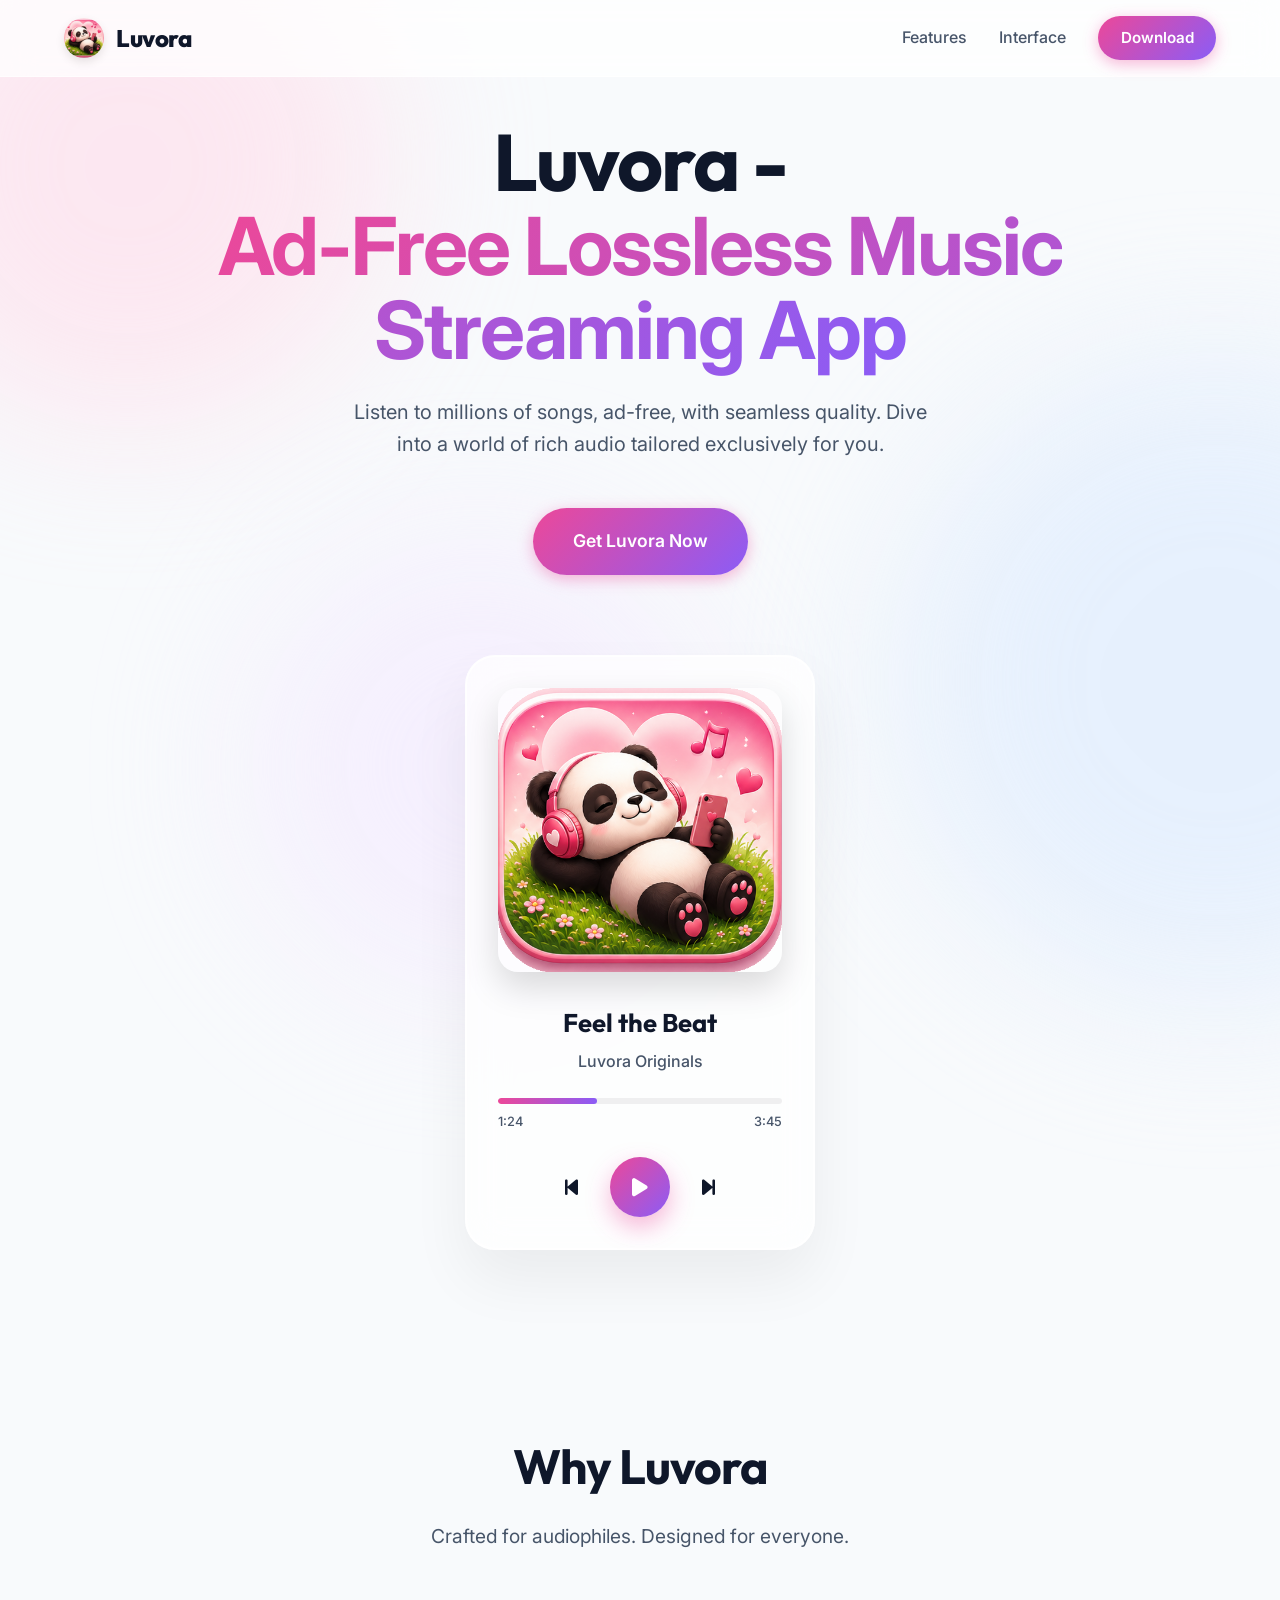
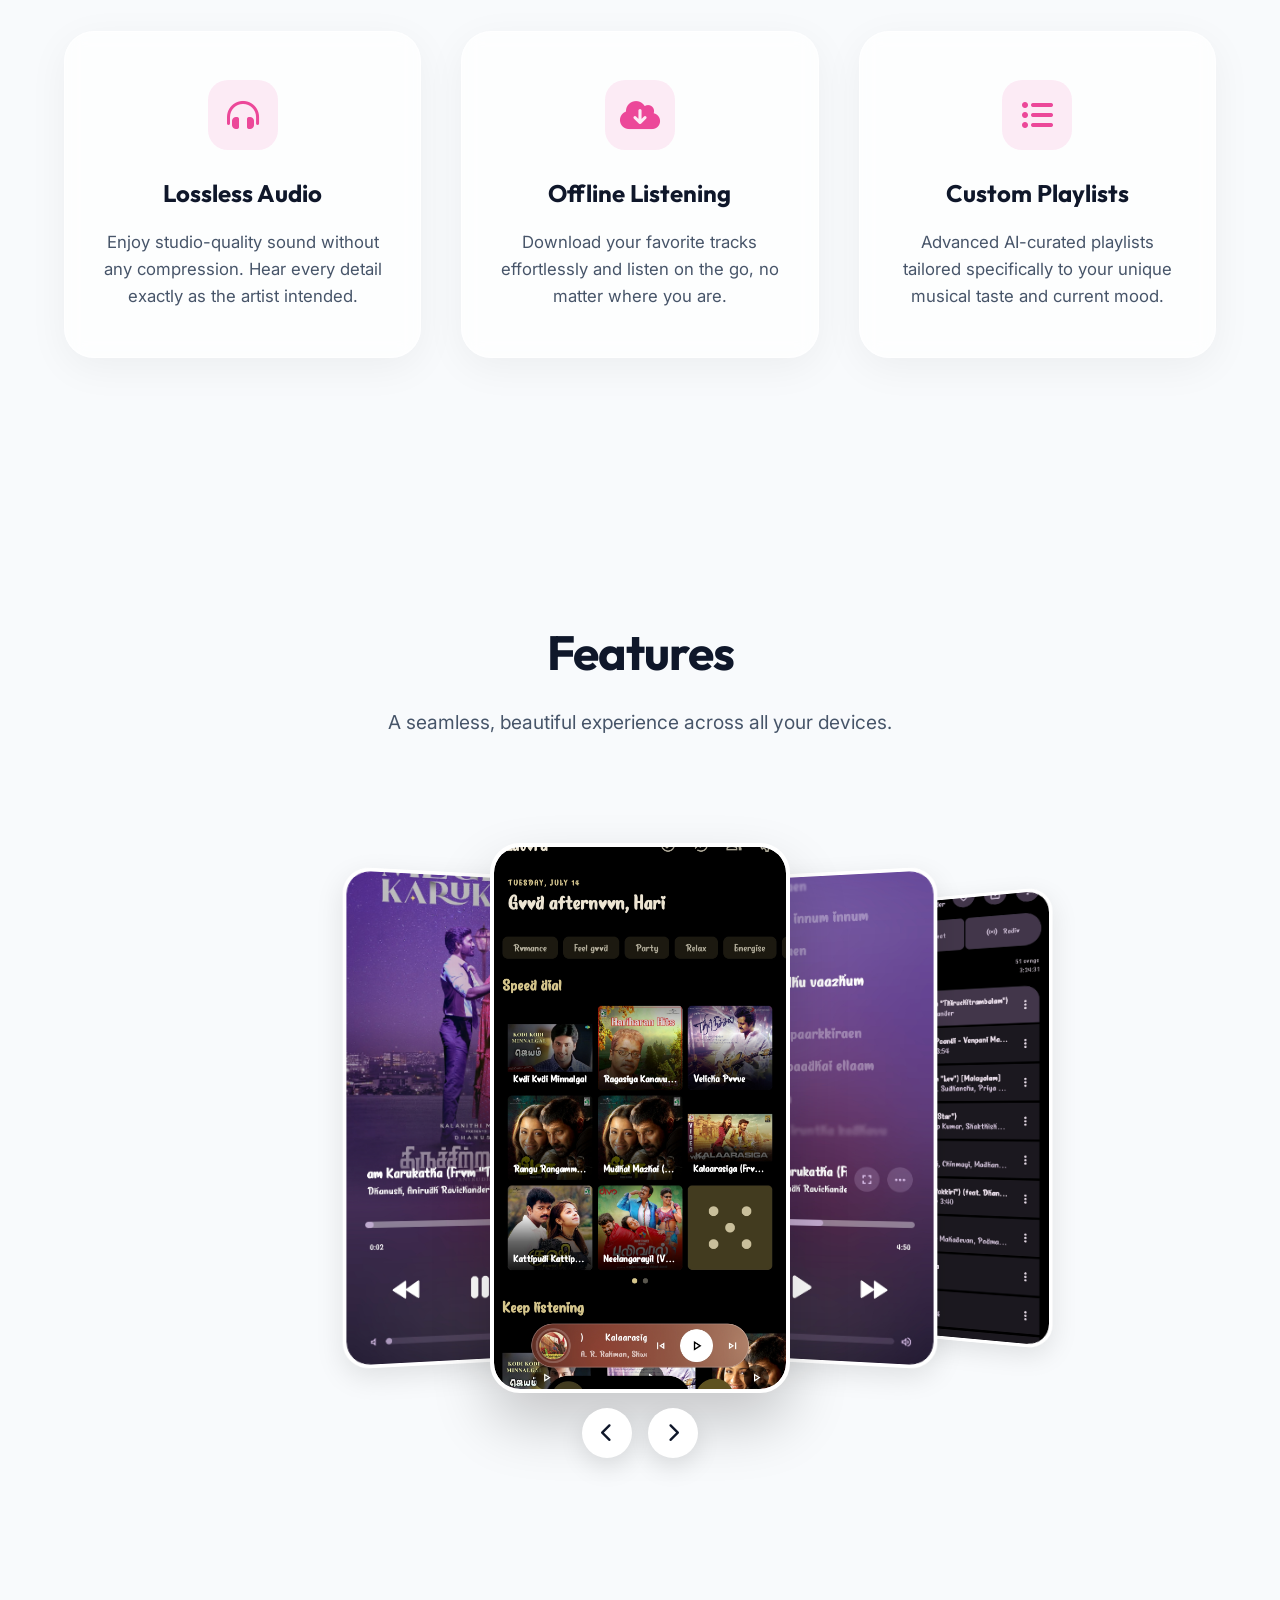
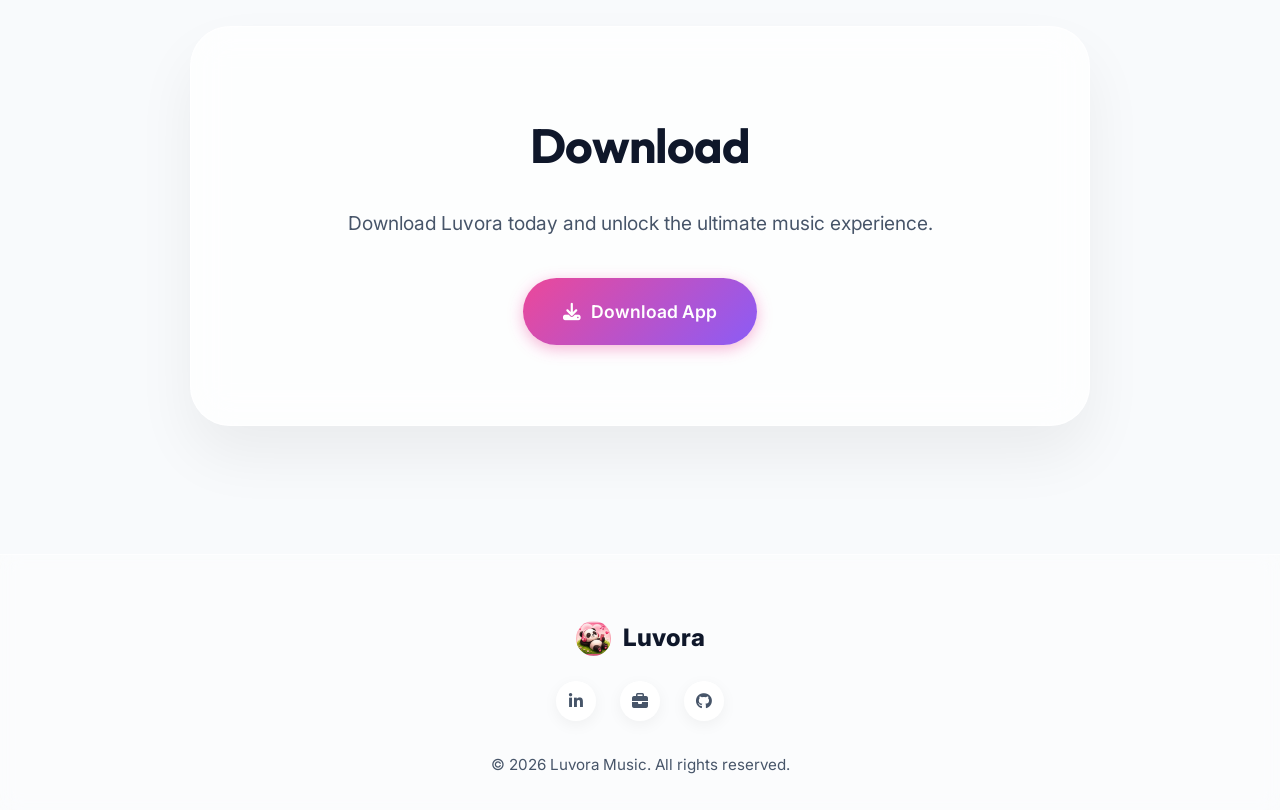
<file: index.html>
<!DOCTYPE html>
<html lang="en">

<head>
    <meta charset="UTF-8">
    <meta name="viewport" content="width=device-width, initial-scale=1.0">
    <title>Luvora - Ad-Free Lossless Music Streaming App</title>
    <meta name="description"
        content="Listen to millions of songs without ads. Luvora delivers a high-quality, lossless music experience with beautiful UI and lightning-fast performance.">
    <meta name="keywords"
        content="Luvora, Luvora Music, Ad-Free Music App, Lossless Music App, Spotify Alternative, Android Music Player, Music Streaming, Offline Music Player, Free Music Streaming, Best ad free music app, Spotify alternative without ads, Lossless music streaming app, Music app for Android, Hari karthick, Harish, Full stack developer, Free high quality music player">
    <meta name="author" content="Hari Karthick">
    <meta name="robots" content="index,follow">

    <!-- Open Graph (Social Sharing) -->
    <meta property="og:type" content="website">
    <meta property="og:title" content="Luvora - Ad-Free Music Streaming">
    <meta property="og:description" content="Experience lossless music without annoying ads.">
    <meta property="og:image" content="https://luvoraweb.netlify.app/preview.png">
    <meta property="og:url" content="https://luvoraweb.netlify.app/">
    <meta property="og:site_name" content="Luvora">

    <!-- Twitter Card -->
    <meta name="twitter:card" content="summary_large_image">
    <meta name="twitter:title" content="Luvora Music">
    <meta name="twitter:description" content="Ad-Free Lossless Music Streaming">
    <meta name="twitter:image" content="https://luvoraweb.netlify.app/preview.png">

    <!-- Favicons -->
    <link rel="icon" href="/favicon.ico">
    <link rel="icon" href="/logo.png">

    <!-- Canonical URL -->
    <link rel="canonical" href="https://luvoraweb.netlify.app/">

    <!-- Preload fonts & Styles -->
    <link rel="preconnect" href="https://fonts.googleapis.com">
    <link rel="preconnect" href="https://fonts.gstatic.com" crossorigin>
    <link rel="preload"
        href="https://fonts.googleapis.com/css2?family=Inter:wght@300;400;500;600;700;800&family=Outfit:wght@300;400;600;800&display=swap"
        as="style">
    <link
        href="https://fonts.googleapis.com/css2?family=Inter:wght@300;400;500;600;700;800&family=Outfit:wght@300;400;600;800&display=swap"
        rel="stylesheet">

    <link rel="preload" href="style.css" as="style">
    <link rel="stylesheet" href="style.css">

    <!-- Font Awesome -->
    <link rel="preload" href="https://cdnjs.cloudflare.com/ajax/libs/font-awesome/6.4.0/css/all.min.css" as="style">
    <link rel="stylesheet" href="https://cdnjs.cloudflare.com/ajax/libs/font-awesome/6.4.0/css/all.min.css">

    <!-- Google Analytics 4 (Placeholder) -->
    <!-- Google tag (gtag.js) -->
    <script async src="https://www.googletagmanager.com/gtag/js?id=YOUR-GA4-MEASUREMENT-ID"></script>
    <script>
        window.dataLayer = window.dataLayer || [];
        function gtag() { dataLayer.push(arguments); }
        gtag('js', new Date());
        gtag('config', 'G-7S0M0BG5Q7https://github.com/harikarthick12/luvoraweb.git');
    </script>

    <!-- Structured Data (Schema) -->
    <script type="application/ld+json">
    {
      "@context":"https://schema.org",
      "@type":"SoftwareApplication",
      "name":"Luvora",
      "applicationCategory":"MusicApplication",
      "operatingSystem":"Android",
      "description":"Ad-Free Lossless Music Streaming Application",
      "url":"https://luvoraweb.netlify.app",
      "offers":{
        "@type":"Offer",
        "price":"0",
        "priceCurrency":"USD"
      }
    }
    </script>
    <meta name="google-site-verification" content="2tkhgrtnxnfCPQ8ZUpFUUVvcQyy9BUqDqyMtqvV1n0g" />
</head>

<body>
    <!-- Mesh Gradient Background -->
    <div class="mesh-bg"></div>
    <div class="mesh-blob blob-1"></div>
    <div class="mesh-blob blob-2"></div>
    <div class="mesh-blob blob-3"></div>

    <!-- Navigation -->
    <nav class="navbar reveal">
        <div class="logo-container">
            <img src="logo.png" alt="Luvora Ad-Free Music Streaming Logo" class="nav-logo">
            <span class="nav-brand">Luvora</span>
        </div>
        <div class="nav-links">
            <a href="#features" class="nav-item">Features</a>
            <a href="#screenshots" class="nav-item">Interface</a>
            <a href="#download" class="btn-primary-small shimmer-btn">Download</a>
        </div>
    </nav>

    <!-- Hero Section -->
    <header class="hero" id="home">
        <div class="hero-content reveal-up">

            <h1 class="hero-title">Luvora - <br><span class="gradient-text">Ad-Free Lossless Music Streaming App</span>
            </h1>
            <p class="hero-subtitle">Listen to millions of songs, ad-free, with seamless quality. Dive into a world of
                rich audio tailored exclusively for you.</p>
            <div class="hero-buttons">
                <a href="#download" class="btn-primary shimmer-btn">Get Luvora Now</a>
            </div>
        </div>

        <div class="hero-visual reveal-up delay-1">
            <div class="glass-card main-player-card floating">
                <div class="player-top">
                    <img src="logo.png" alt="Luvora Lossless Music Streaming App Player" class="player-cover">
                </div>
                <div class="player-info">
                    <h3 class="track-title">Feel the Beat</h3>
                    <p class="track-artist">Luvora Originals</p>
                </div>
                <div class="player-progress">
                    <div class="progress-bar">
                        <div class="progress-fill"></div>
                    </div>
                    <div class="progress-time"><span>1:24</span><span>3:45</span></div>
                </div>
                <div class="player-controls">
                    <i class="fas fa-backward-step"></i>
                    <div class="play-btn-circle"><i class="fas fa-play"></i></div>
                    <i class="fas fa-forward-step"></i>
                </div>
            </div>
        </div>
    </header>

    <!-- Features Section -->
    <section class="features" id="features">
        <div class="section-header reveal-up">
            <h2 class="section-title">Why Luvora</h2>
            <p class="section-subtitle">Crafted for audiophiles. Designed for everyone.</p>
        </div>
        <div class="feature-grid">
            <div class="feature-card reveal-up delay-1 hover-glow">
                <div class="card-icon-wrapper"><i class="fas fa-headphones-simple feature-icon"></i></div>
                <h3>Lossless Audio</h3>
                <p>Enjoy studio-quality sound without any compression. Hear every detail exactly as the artist intended.
                </p>
            </div>
            <div class="feature-card reveal-up delay-2 hover-glow">
                <div class="card-icon-wrapper"><i class="fas fa-cloud-arrow-down feature-icon"></i></div>
                <h3>Offline Listening</h3>
                <p>Download your favorite tracks effortlessly and listen on the go, no matter where you are.</p>
            </div>
            <div class="feature-card reveal-up delay-3 hover-glow">
                <div class="card-icon-wrapper"><i class="fas fa-list-ul feature-icon"></i></div>
                <h3>Custom Playlists</h3>
                <p>Advanced AI-curated playlists tailored specifically to your unique musical taste and current mood.
                </p>
            </div>
        </div>
    </section>

    <!-- Screenshots Carousel (3D Floating Stack) -->
    <section class="screenshots" id="screenshots">
        <div class="section-header reveal-up">
            <h2 class="section-title">Features</h2>
            <p class="section-subtitle">A seamless, beautiful experience across all your devices.</p>
        </div>
        <div class="carousel-container reveal-up delay-1">
            <div class="carousel-track" id="carouselTrack">
                <div class="carousel-item">
                    <img src="screenshot1.jpg" alt="Luvora Ad-Free Music App Home Screen" class="screenshot-img"
                        loading="lazy">
                </div>
                <div class="carousel-item">
                    <img src="screenshot2.jpg" alt="Luvora Music Player Interface" class="screenshot-img"
                        loading="lazy">
                </div>
                <div class="carousel-item">
                    <img src="screenshot3.jpg" alt="Luvora Custom Playlists and Offline Music" class="screenshot-img"
                        loading="lazy">
                </div>
                <div class="carousel-item">
                    <img src="screenshot4.jpg" alt="Luvora High Quality Audio Settings" class="screenshot-img"
                        loading="lazy">
                </div>
            </div>
            <div class="carousel-controls">
                <button id="prevBtn" class="carousel-btn"><i class="fas fa-chevron-left"></i></button>
                <button id="nextBtn" class="carousel-btn"><i class="fas fa-chevron-right"></i></button>
            </div>
        </div>
    </section>

    <!-- Download Section -->
    <section class="download-section reveal-up" id="download">
        <div class="download-box">
            <h2>Download</h2>
            <p>Download Luvora today and unlock the ultimate music experience.</p>
            <div class="download-buttons">
                <a href="#" id="direct-download-btn"
                    class="btn-primary btn-large shimmer-btn">
                    <i class="fas fa-download"></i> Download App
                </a>
            </div>
        </div>
    </section>

    <!-- Footer -->
    <footer class="footer reveal">
        <div class="footer-content">
            <div class="footer-logo">
                <img src="logo.png" alt="Luvora Logo">
                <span>Luvora</span>
            </div>
            <div class="social-links">
                <a href="https://www.linkedin.com/in/harikarthick12/" target="_blank" title="LinkedIn"><i
                        class="fab fa-linkedin-in"></i></a>
                <a href="https://harikarthickssportfolio.netlify.app/" target="_blank" title="Portfolio"><i
                        class="fas fa-briefcase"></i></a>
                <a href="https://github.com/harikarthick12" target="_blank" title="GitHub"><i
                        class="fab fa-github"></i></a>
            </div>
        </div>
        <p class="copyright">&copy; 2026 Luvora Music. All rights reserved.</p>
    </footer>

    <script src="script.js"></script>
</body>

</html>
</file>
<file: style.css>
:root {
    --bg-main: #f8fafc;
    --bg-secondary: #ffffff;
    --primary: #ec4899;
    --primary-hover: #db2777;
    --primary-light: rgba(236, 72, 153, 0.1);
    --text-main: #0f172a;
    --text-muted: #475569;
    --glass-bg: rgba(255, 255, 255, 0.75);
    --glass-border: rgba(255, 255, 255, 0.6);
    --glass-shadow: 0 10px 40px rgba(0, 0, 0, 0.05);
    
    --blob-1: #ffdbe9;
    --blob-2: #dbeafe;
    --blob-3: #f3e8ff;
}

* {
    margin: 0;
    padding: 0;
    box-sizing: border-box;
    font-family: 'Inter', sans-serif;
}

body {
    background-color: var(--bg-main);
    color: var(--text-main);
    line-height: 1.6;
    overflow-x: hidden;
    position: relative;
}

h1, h2, h3, .nav-brand, .track-title {
    font-family: 'Outfit', sans-serif;
}

/* Mesh Gradient Background */
.mesh-bg {
    position: fixed;
    top: 0; left: 0; width: 100vw; height: 100vh;
    z-index: -2;
    background: var(--bg-main);
}

.mesh-blob {
    position: fixed;
    border-radius: 50%;
    filter: blur(80px);
    z-index: -1;
    opacity: 0.6;
    animation: floatBlob 20s infinite alternate ease-in-out;
}

.blob-1 { width: 40vw; height: 40vw; background: var(--blob-1); top: -10%; left: -10%; }
.blob-2 { width: 50vw; height: 50vw; background: var(--blob-2); top: 40%; right: -20%; animation-delay: -5s; }
.blob-3 { width: 35vw; height: 35vw; background: var(--blob-3); bottom: -10%; left: 20%; animation-delay: -10s; }

@keyframes floatBlob {
    0% { transform: translate(0, 0) scale(1); }
    33% { transform: translate(5vw, 10vh) scale(1.1); }
    66% { transform: translate(-5vw, 5vh) scale(0.9); }
    100% { transform: translate(2vw, -5vh) scale(1.05); }
}

/* Scrollbar */
::-webkit-scrollbar { width: 10px; }
::-webkit-scrollbar-track { background: transparent; }
::-webkit-scrollbar-thumb { background: rgba(15, 23, 42, 0.2); border-radius: 10px; }

a { text-decoration: none; color: inherit; transition: all 0.3s ease; }

/* Navbar */
.navbar {
    position: fixed;
    top: 0; width: 100%;
    display: flex;
    justify-content: space-between;
    align-items: center;
    padding: 1rem 5%;
    background: var(--glass-bg);
    backdrop-filter: blur(16px);
    -webkit-backdrop-filter: blur(16px);
    z-index: 1000;
    border-bottom: 1px solid var(--glass-border);
    transition: transform 0.3s ease;
}

.logo-container { display: flex; align-items: center; gap: 12px; }
.nav-logo { width: 40px; height: 40px; border-radius: 50%; object-fit: cover; box-shadow: 0 4px 10px rgba(0,0,0,0.1); }
.nav-brand { font-size: 1.5rem; font-weight: 800; color: var(--text-main); letter-spacing: -0.5px; }

.nav-links { display: flex; align-items: center; gap: 2rem; font-weight: 500; }
.nav-item { position: relative; color: var(--text-muted); }
.nav-item:hover { color: var(--text-main); }
.nav-item::after {
    content: ''; position: absolute; width: 0; height: 2px; bottom: -4px; left: 0;
    background-color: var(--primary); transition: width 0.3s;
}
.nav-item:hover::after { width: 100%; }

/* Buttons & Shimmer Effect */
.shimmer-btn {
    position: relative;
    overflow: hidden;
}
.shimmer-btn::before {
    content: ''; position: absolute; top: 0; left: -100%; width: 50%; height: 100%;
    background: linear-gradient(to right, transparent, rgba(255,255,255,0.4), transparent);
    transform: skewX(-20deg);
    animation: shimmer 3s infinite;
}
@keyframes shimmer {
    100% { left: 200%; }
}

.btn-primary-small, .btn-primary {
    background: linear-gradient(135deg, var(--primary), #8b5cf6);
    color: white;
    font-weight: 600;
    border: none;
    box-shadow: 0 4px 15px rgba(236, 72, 153, 0.4);
}
.btn-primary-small { padding: 0.6rem 1.4rem; border-radius: 30px; font-size: 0.95rem; }
.btn-primary { padding: 1.2rem 2.5rem; border-radius: 40px; font-size: 1.1rem; display: inline-flex; align-items: center; gap: 10px;}
.btn-primary:hover, .btn-primary-small:hover {
    transform: translateY(-2px);
    box-shadow: 0 8px 25px rgba(236, 72, 153, 0.5);
}

.btn-secondary {
    background: var(--glass-bg);
    color: var(--text-main);
    border: 1px solid var(--glass-border);
    padding: 1.2rem 2.5rem;
    border-radius: 40px;
    font-weight: 600;
    font-size: 1.1rem;
    display: inline-flex;
    align-items: center;
    gap: 10px;
    backdrop-filter: blur(10px);
    box-shadow: var(--glass-shadow);
    transition: all 0.3s;
}
.btn-secondary:hover {
    background: #ffffff;
    transform: translateY(-2px);
    box-shadow: 0 10px 30px rgba(0,0,0,0.08);
}

/* Hero Section */
.hero {
    min-height: 100vh;
    display: flex;
    flex-direction: column;
    align-items: center;
    justify-content: center;
    padding: 120px 5% 50px;
    text-align: center;
}

.pill-badge {
    background: rgba(255, 255, 255, 0.6);
    border: 1px solid var(--glass-border);
    padding: 0.5rem 1.5rem;
    border-radius: 30px;
    font-size: 0.9rem;
    font-weight: 600;
    color: var(--primary);
    display: inline-flex;
    align-items: center;
    gap: 8px;
    margin-bottom: 2rem;
    backdrop-filter: blur(10px);
    box-shadow: var(--glass-shadow);
}
.sparkle { animation: sparklePulse 2s infinite; }
@keyframes sparklePulse { 0%, 100% { opacity: 1; transform: scale(1); } 50% { opacity: 0.5; transform: scale(0.8); } }

.hero-title {
    font-size: 5rem;
    line-height: 1.05;
    margin-bottom: 1.5rem;
    color: var(--text-main);
    letter-spacing: -2px;
}
.gradient-text {
    background: linear-gradient(135deg, var(--primary), #8b5cf6, #3b82f6);
    -webkit-background-clip: text;
    -webkit-text-fill-color: transparent;
    background-size: 200% 200%;
    animation: gradientFlow 5s ease infinite;
}
@keyframes gradientFlow { 0% { background-position: 0% 50%; } 50% { background-position: 100% 50%; } 100% { background-position: 0% 50%; } }

.hero-subtitle {
    font-size: 1.25rem;
    color: var(--text-muted);
    max-width: 600px;
    margin: 0 auto 3rem;
}
.hero-buttons { display: flex; gap: 1.5rem; justify-content: center; }

/* 3D Floating Player */
.hero-visual { margin-top: 5rem; perspective: 1200px; }
.glass-card {
    background: var(--glass-bg);
    border: 1px solid var(--glass-border);
    border-radius: 30px;
    padding: 2rem;
    width: 350px;
    backdrop-filter: blur(20px);
    -webkit-backdrop-filter: blur(20px);
    box-shadow: 0 30px 60px rgba(0,0,0,0.06), inset 0 0 0 1px rgba(255,255,255,1);
    transition: transform 0.1s;
    transform-style: preserve-3d;
}
.floating { animation: float 6s ease-in-out infinite; }
@keyframes float { 0%, 100% { transform: translateY(0) rotateX(10deg) rotateY(-5deg); } 50% { transform: translateY(-20px) rotateX(15deg) rotateY(0deg); } }

.player-cover { width: 100%; aspect-ratio: 1; border-radius: 20px; object-fit: cover; box-shadow: 0 15px 35px rgba(0,0,0,0.15); margin-bottom: 1.5rem; transform: translateZ(30px); }
.player-info { text-align: center; margin-bottom: 1.5rem; transform: translateZ(20px); }
.track-title { font-size: 1.6rem; color: var(--text-main); margin-bottom: 0.3rem; }
.track-artist { color: var(--text-muted); font-size: 1rem; font-weight: 500;}

.player-progress { margin-bottom: 1.5rem; transform: translateZ(20px); }
.progress-bar { width: 100%; height: 6px; background: rgba(0,0,0,0.06); border-radius: 10px; overflow: hidden; margin-bottom: 8px;}
.progress-fill { width: 35%; height: 100%; background: linear-gradient(90deg, var(--primary), #8b5cf6); border-radius: 10px; }
.progress-time { display: flex; justify-content: space-between; font-size: 0.8rem; color: var(--text-muted); font-weight: 500;}

.player-controls { display: flex; justify-content: center; align-items: center; gap: 2rem; font-size: 1.3rem; color: var(--text-main); transform: translateZ(40px); }
.play-btn-circle {
    width: 60px; height: 60px; background: linear-gradient(135deg, var(--primary), #8b5cf6); color: white;
    border-radius: 50%; display: flex; justify-content: center; align-items: center; cursor: pointer;
    box-shadow: 0 10px 25px rgba(236, 72, 153, 0.4); transition: transform 0.2s;
}
.play-btn-circle:hover { transform: scale(1.1); }

/* Features */
.features { padding: 8rem 5%; text-align: center; }
.section-header { margin-bottom: 5rem; }
.section-title { font-size: 3rem; margin-bottom: 1rem; color: var(--text-main); letter-spacing: -1px; }
.section-subtitle { color: var(--text-muted); font-size: 1.2rem; }

.feature-grid { display: grid; grid-template-columns: repeat(auto-fit, minmax(300px, 1fr)); gap: 2.5rem; }
.feature-card {
    background: var(--glass-bg);
    border: 1px solid var(--glass-border);
    padding: 3rem 2rem;
    border-radius: 30px;
    backdrop-filter: blur(10px);
    box-shadow: var(--glass-shadow);
    transition: all 0.4s cubic-bezier(0.175, 0.885, 0.32, 1.275);
    position: relative;
    overflow: hidden;
}
.feature-card::before {
    content: ''; position: absolute; top: 0; left: 0; width: 100%; height: 100%;
    background: radial-gradient(800px circle at var(--mouse-x, 50%) var(--mouse-y, 50%), rgba(255,255,255,1), transparent 40%);
    opacity: 0; transition: opacity 0.3s; z-index: -1;
}
.feature-card:hover { transform: translateY(-15px); border-color: rgba(236, 72, 153, 0.3); box-shadow: 0 20px 40px rgba(236,72,153,0.1); }
.feature-card:hover::before { opacity: 1; }

.card-icon-wrapper {
    width: 70px; height: 70px; margin: 0 auto 1.5rem; background: var(--primary-light);
    border-radius: 20px; display: flex; align-items: center; justify-content: center;
}
.feature-icon { font-size: 2rem; color: var(--primary); }
.feature-card h3 { font-size: 1.5rem; margin-bottom: 1rem; color: var(--text-main); }
.feature-card p { color: var(--text-muted); font-size: 1.05rem; }

/* Screenshots 3D Carousel */
.screenshots { padding: 8rem 5%; text-align: center; overflow: hidden; }
.carousel-container {
    position: relative; max-width: 1200px; margin: 0 auto;
    height: 600px; display: flex; align-items: center; justify-content: center;
    perspective: 1200px;
}
.carousel-track {
    position: relative; width: 300px; height: 550px;
    transform-style: preserve-3d; transition: transform 0.8s cubic-bezier(0.2, 0.8, 0.2, 1);
}
.carousel-item {
    position: absolute; top: 0; left: 0; width: 100%; height: 100%;
    border-radius: 30px; overflow: hidden;
    box-shadow: 0 20px 50px rgba(0,0,0,0.1);
    border: 4px solid #ffffff;
    transition: all 0.8s cubic-bezier(0.2, 0.8, 0.2, 1);
    background: #ffffff;
}
.screenshot-img { width: 100%; height: 100%; object-fit: cover; border-radius: 26px; }
.carousel-controls {
    position: absolute; bottom: -40px; left: 50%; transform: translateX(-50%);
    display: flex; gap: 1rem;
}
.carousel-btn {
    width: 50px; height: 50px; border-radius: 50%; border: none;
    background: #ffffff; color: var(--text-main); font-size: 1.2rem;
    box-shadow: 0 10px 25px rgba(0,0,0,0.1); cursor: pointer; transition: all 0.2s;
}
.carousel-btn:hover { background: var(--primary); color: white; transform: scale(1.1); }

/* Download Section */
.download-section { padding: 5rem 5% 8rem; display: flex; justify-content: center; }
.download-box {
    background: var(--glass-bg);
    border-radius: 40px; padding: 5rem 3rem; text-align: center; max-width: 900px; width: 100%;
    position: relative; overflow: hidden; backdrop-filter: blur(20px);
    box-shadow: 0 30px 60px rgba(0,0,0,0.06);
    border: 1px solid var(--glass-border);
}

.download-box h2 { font-size: 3rem; margin-bottom: 1.5rem; letter-spacing: -1px; }
.download-box p { color: var(--text-muted); margin-bottom: 2.5rem; font-size: 1.2rem; }

/* Footer */
.footer { padding: 4rem 5% 2rem; display: flex; flex-direction: column; align-items: center; gap: 2rem; background: rgba(255,255,255,0.4); backdrop-filter: blur(10px); border-top: 1px solid var(--glass-border); }
.footer-content { display: flex; flex-direction: column; align-items: center; gap: 1.5rem; text-align: center; }
.footer-logo { display: flex; align-items: center; justify-content: center; gap: 12px; font-size: 1.5rem; font-weight: 800; color: var(--text-main); }
.footer-logo img { width: 35px; height: 35px; border-radius: 50%; }
.social-links { display: flex; gap: 1.5rem; justify-content: center; }
.social-links a { width: 40px; height: 40px; border-radius: 50%; background: #ffffff; display: flex; justify-content: center; align-items: center; color: var(--text-muted); box-shadow: 0 4px 15px rgba(0,0,0,0.05); transition: all 0.3s; }
.social-links a:hover { background: var(--primary); color: white; transform: translateY(-3px); box-shadow: 0 8px 20px rgba(236,72,153,0.3); }
.copyright { color: var(--text-muted); font-size: 0.95rem; }

/* Reveal Animations */
.reveal { opacity: 0; transition: opacity 0.8s ease; }
.reveal.active { opacity: 1; }
.reveal-up { opacity: 0; transform: translateY(40px); transition: opacity 0.8s ease, transform 0.8s ease; }
.reveal-up.active { opacity: 1; transform: translateY(0); }
.delay-1 { transition-delay: 0.2s; }
.delay-2 { transition-delay: 0.4s; }
.delay-3 { transition-delay: 0.6s; }

/* Floating Music Notes Animation */
.floating-note {
    position: absolute;
    bottom: -50px;
    color: var(--primary);
    opacity: 0;
    z-index: 1; /* above mesh background colors but below glass */
    animation: floatUp linear forwards;
}
@keyframes floatUp {
    0% { transform: translateY(0) rotate(-20deg); opacity: 0; }
    15% { opacity: 0.15; }
    85% { opacity: 0.15; }
    100% { transform: translateY(-120vh) rotate(360deg); opacity: 0; }
}

/* Responsive */
@media (max-width: 900px) {
    .hero { padding-top: 150px; }
    .hero-title { font-size: 3.5rem; }
    .hero-buttons { flex-direction: column; }
    .hero-visual { transform: scale(0.9); }
    .nav-links { display: none; }
    .carousel-track { width: 250px; height: 450px; }
    .download-box { padding: 3rem 1.5rem; }
    .download-box h2 { font-size: 2.2rem; }
}
</file>
